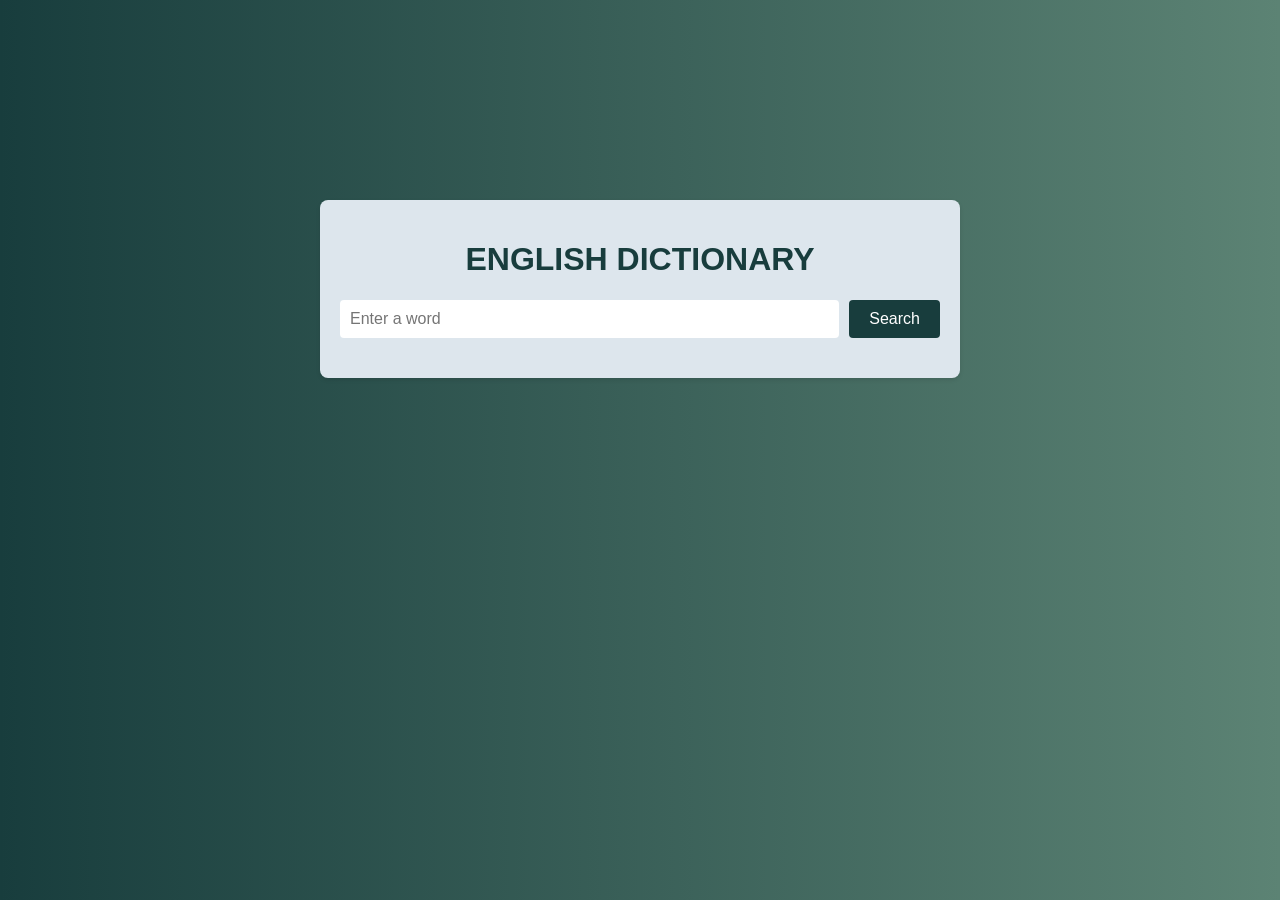
<file: Dictionary_App/index.html>
<!DOCTYPE html>
<html lang="en">
<head>
    <meta charset="UTF-8">
    <meta name="viewport" content="width=device-width, initial-scale=1.0">
    <title>Dictionary Application</title>
    <link rel="stylesheet" href="style.css">
    <link href='https://unpkg.com/boxicons@2.1.4/css/boxicons.min.css' rel='stylesheet'>
</head>
<body>
    <div class="container">
        <header>
            <h1>ENGLISH DICTIONARY</h1>
        </header>
        <div class="search-container">
            <input type="text" id="searchInput" placeholder="Enter a word">
            <button id="searchButton">Search</button>
        </div>
        <div class="resultContainer" id="result-container">
            <h2 id="wordTitle">Content</h2>
            <div id="wordDescription">Content</div>
            <div id="audioContainer">
             <button id="audioButton"><i class='bx bx-volume-full'></i></button>
            </div>
        </div>
    </div>
    <script src="script.js"></script>
</body>
</html>
</file>
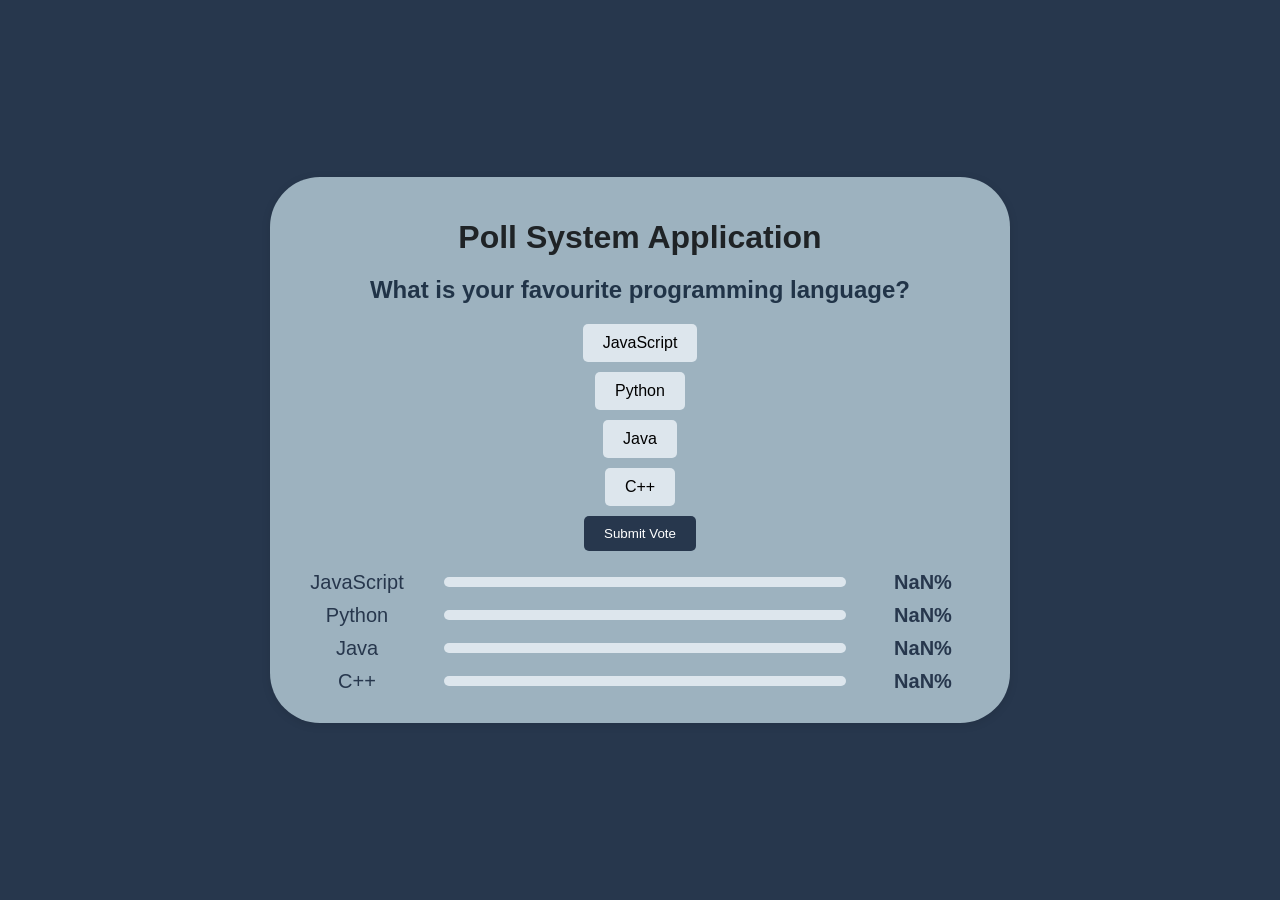
<file: PollSystem_App/index.html>
<!DOCTYPE html>
<html lang="en">
<head>
    <meta charset="UTF-8">
    <meta name="viewport" content="width=device-width, initial-scale=1.0">
    <title>Poll System Application</title>
    <link rel="stylesheet" href="style.css">  
</head>
<body>
    <div class="container">
        <h1>Poll System Application</h1>
        <div class="poll">
            <h2>What is your favourite programming language?</h2>
            <div class="options">
                <div class="option">
                    <input type="radio" id="option1" name="poll" value="option1">
                    <label for="option1"> JavaScript</label><br>
                </div>
                <div class="option">
                    <input type="radio" id="option2" name="poll" value="option2">
                    <label for="option2">Python</label><br>
                </div>
                <div class="option">
                    <input type="radio" id="option3" name="poll" value="option3">
                    <label for="option3"> Java</label><br>
                </div>
                <div class="option">
                    <input type="radio" id="option4" name="poll" value="option4">
                    <label for="option4"> C++</label><br>
                </div>                
            </div>
            <button onclick="submitVote()">Submit Vote</button>
            <div id="result"></div>
        </div>
    </div>

    <script src="script.js"></script>
</body>
</html>
</file>
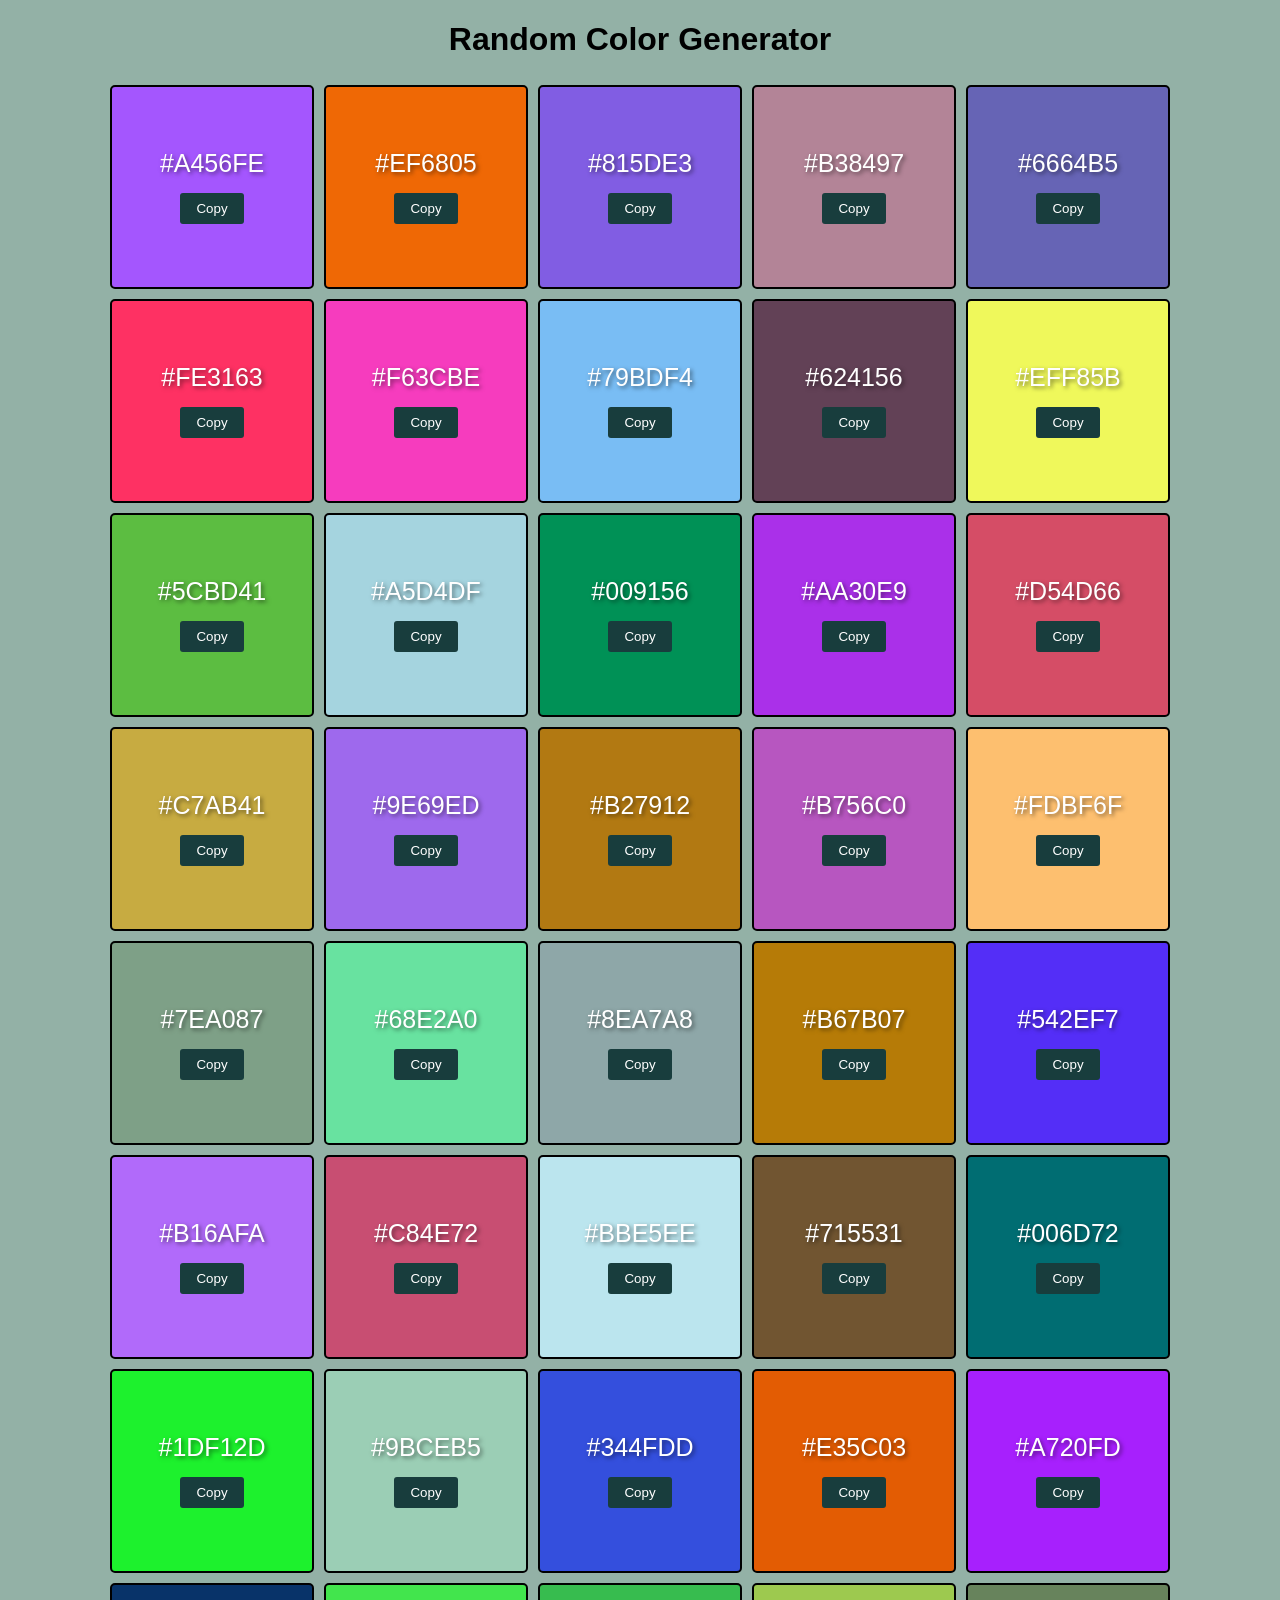
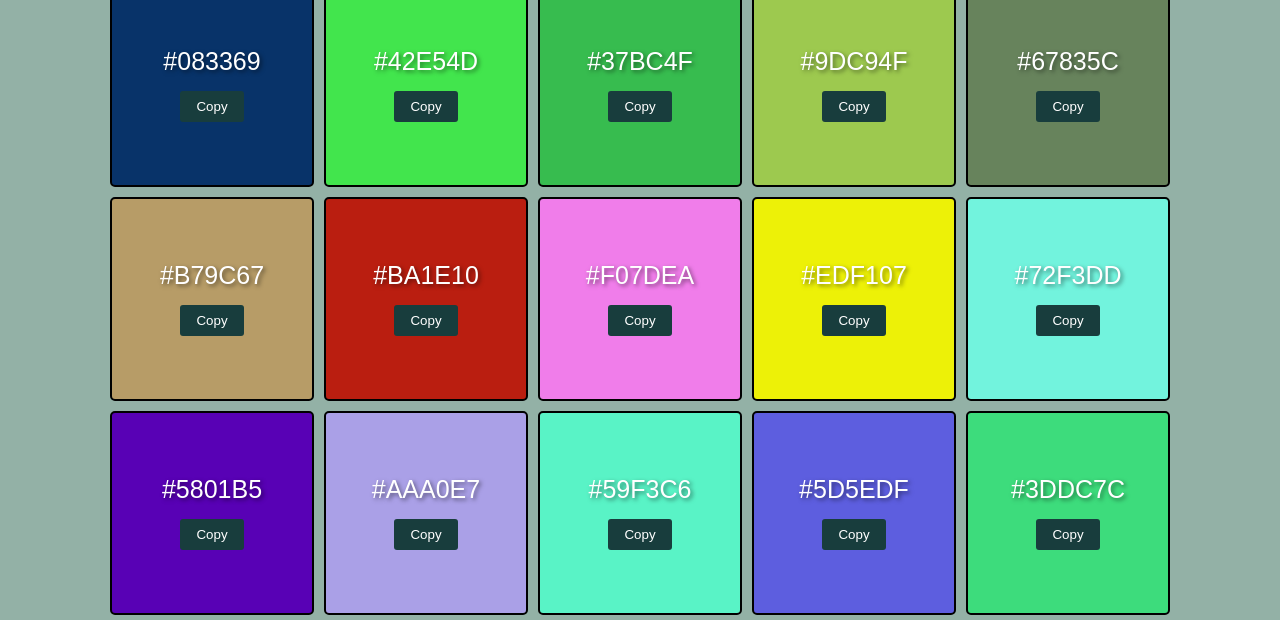
<file: Random_Color_Generator/index.html>
<!DOCTYPE html>
<html lang="en">
<head>
    <meta charset="UTF-8">
    <meta name="viewport" content="width=device-width, initial-scale=1.0">
    <title>Random Color Generator</title>
    <link rel="stylesheet" href="style.css">
</head>
<body>
     <h1>Random Color Generator</h1>  
        <div class="container">
            <!-- <div class="color-container">
                    <span>#45dFFF</span>
                    <button>Copy</button>
            </div> -->
        </div>

    <script src="script.js"></script>
</body>
</html>
</file>
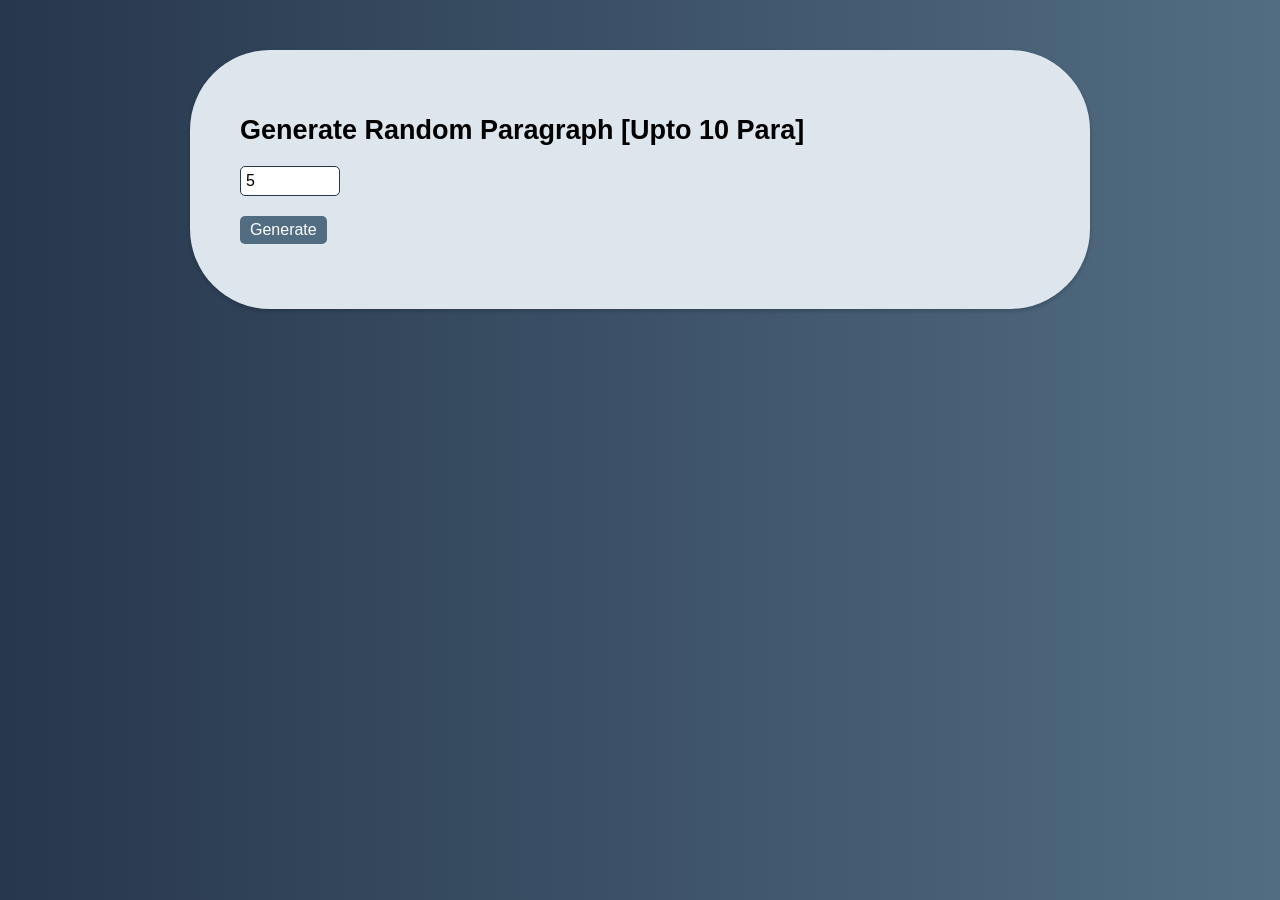
<file: Random_Paragraph_Generator/index.html>
<!DOCTYPE html>
<html lang="en">
<head>
    <meta charset="UTF-8">
    <meta http-equiv="X-UA-Compatible" content="IE=edge">
    <meta name="viewport" content="width=device-width, initial-scale=1.0">
    <title>Random Paragraph Generator</title>
    <link rel="stylesheet" href="style.css">
</head>
<body>

    <div class="card">
        <div class="row">
            <div>
                <label for="items">Generate Random Paragraph [Upto 10 Para]</label>
            </div>

            <div>
                <input type="number" value="5" id="items">
            </div>
            <div>
                <button onclick="generate()">Generate</button>
            </div>
        </div>
        <div class="row" id="data"></div>
    </div>
<script src="script.js"></script>   
</body>
</html>
</file>
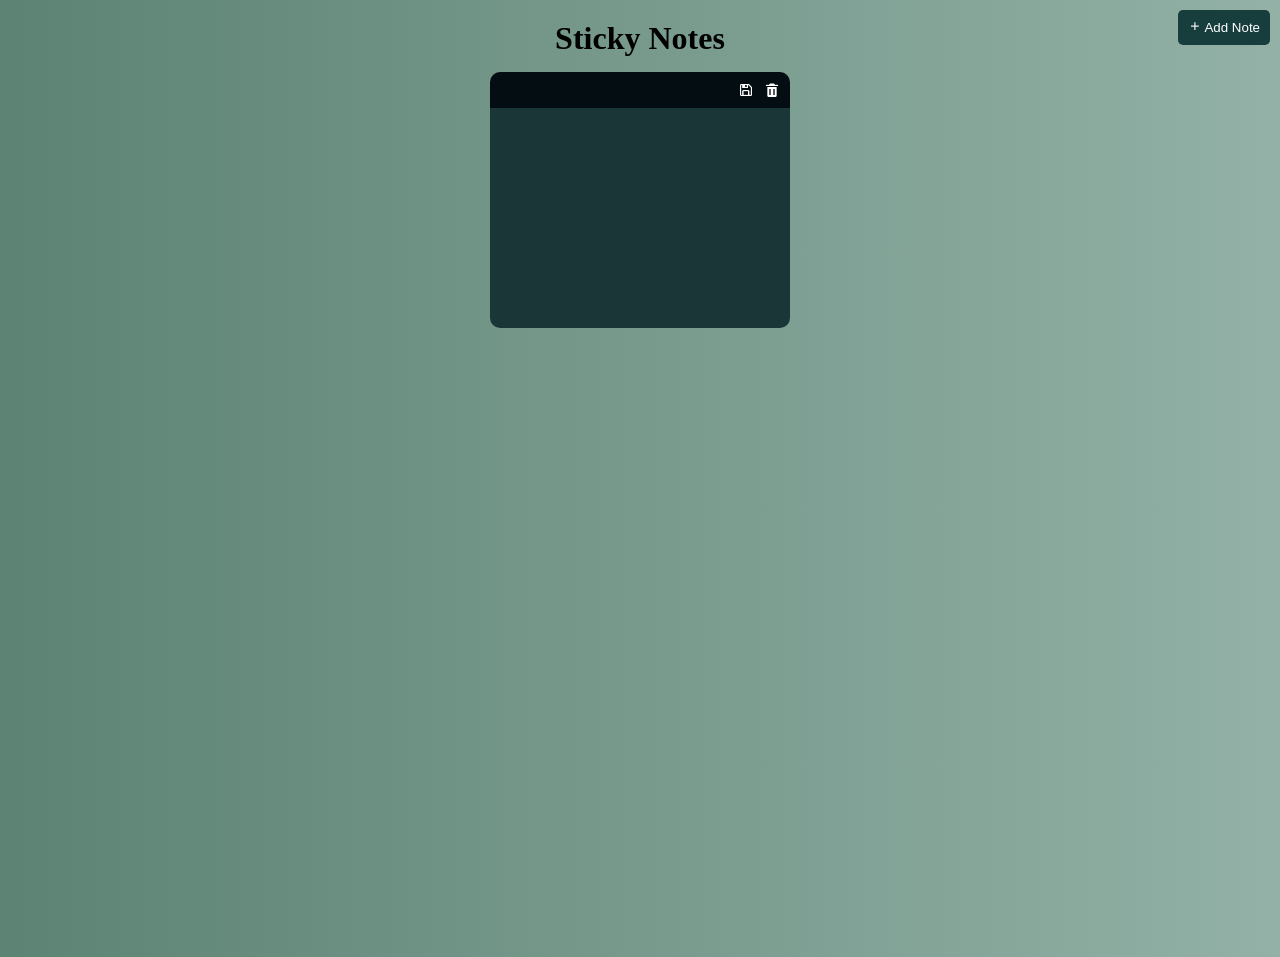
<file: Sticky_notes/index.html>
<!DOCTYPE html>
<html lang="en">
<head>
    <meta charset="UTF-8">
    <meta http-equiv="X-UA-Compatible" content="IE=edge">
    <meta name="viewport" content="width=device-width, initial-scale=1.0">
    <title>Notes Taking Application</title>
    <link href='https://unpkg.com/boxicons@2.1.4/css/boxicons.min.css' rel='stylesheet'>
    <link rel="stylesheet" href="style.css">
</head>
<body>
    <div class="header">
        <h1>Sticky Notes</h1>
    </div>
    <button id="addBtn">
        <i class='bx bx-plus' ></i>
        Add Note
    </button>
    <div id="main">
        <!-- <div class="note">
                <div class="tool">
                    <i class='save bx bx-save' ></i>
                    <i class='trash bx bxs-trash'></i>
                </div>
                <textarea></textarea>
              </div> -->
    </div>
    <script src="script.js"></script>
</body>
</html>
</file>
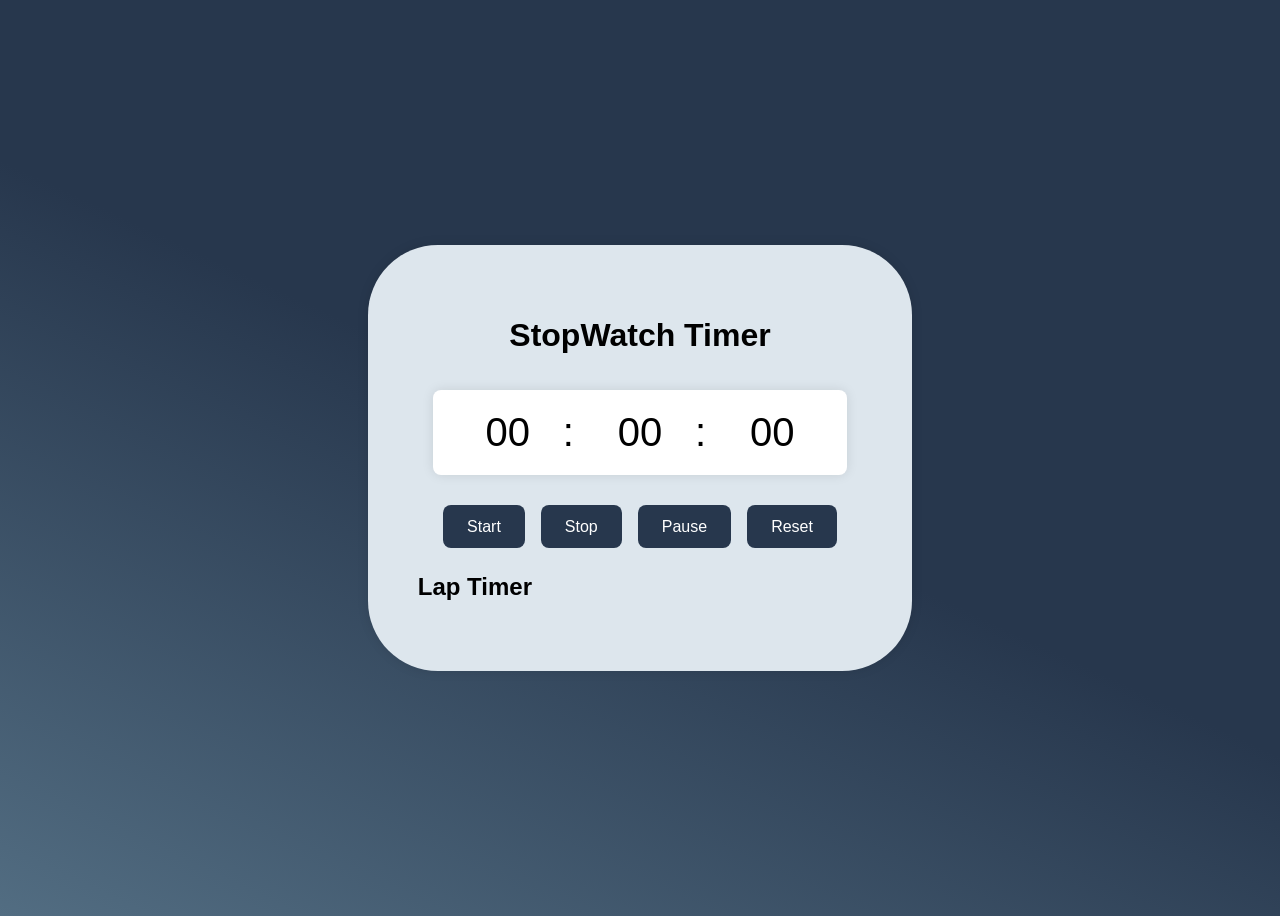
<file: StopWatch_Timer/index.html>
<!DOCTYPE html>
<html lang="en">
<head>
    <meta charset="UTF-8">
    <meta name="viewport" content="width=device-width, initial-scale=1.0">
    <title>StopWatch Timer Application</title>
    <link rel="stylesheet" href="style.css">
</head>
<body>
    <div class="container">
        <h1 class="titile">StopWatch Timer</h1>
        <div class="timer">
            <span id="minutes">00</span>:
            <span id="seconds">00</span>:
            <span id="milliseconds">00</span>
        </div>
        <div class="controls">
            <button id="startbtn">Start</button>
            <button id="stopbtn">Stop</button>
            <button id="pausebtn">Pause</button>
            <button id="resetbtn">Reset</button>
        </div>
        <div class="laps">
            <h2 class="lap-title">Lap Timer</h2>
            <ul id="laplist"></ul>
        </div>
    </div>

    <script src="script.js"></script>
</body>
</html>
</file>
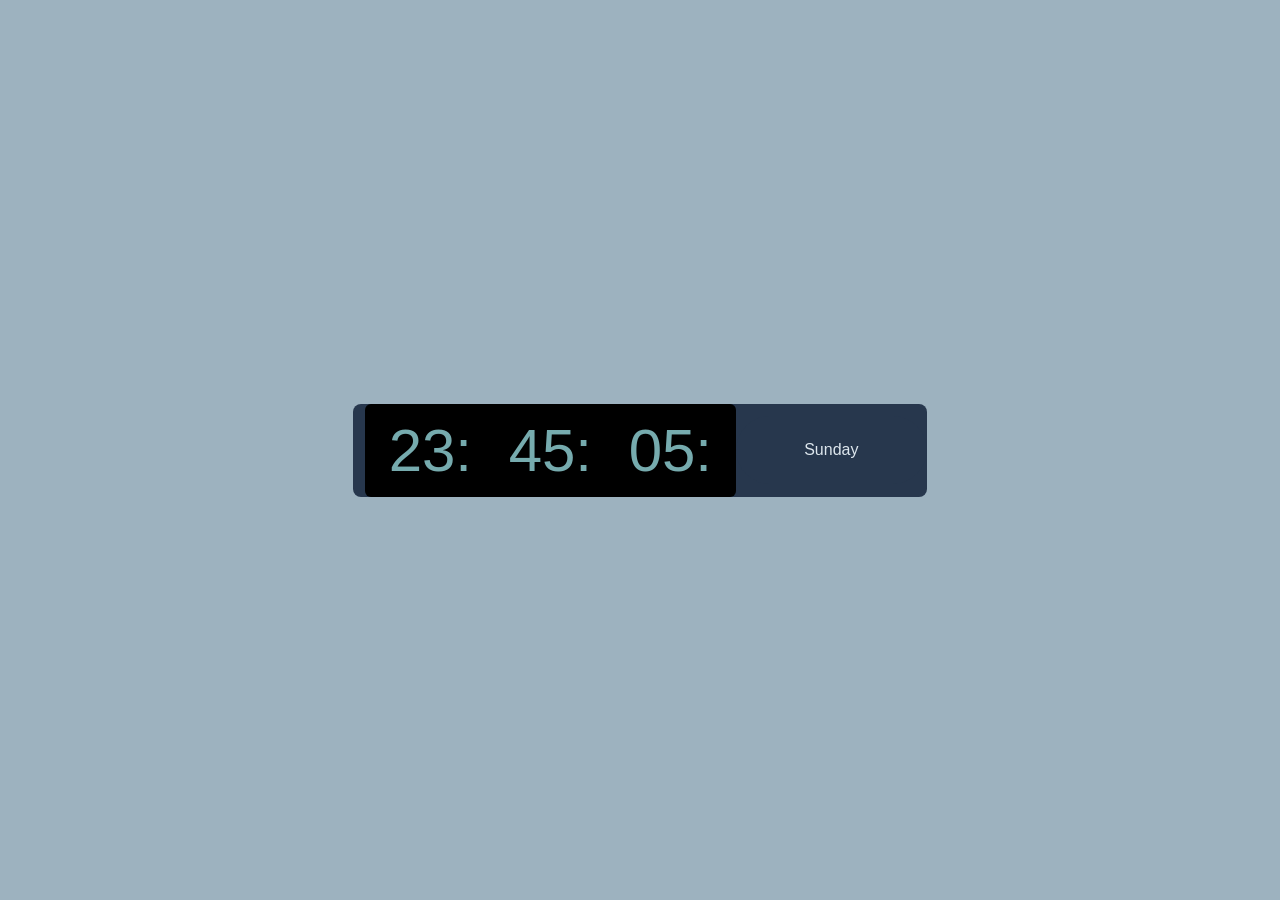
<file: Time_and_Date_Widget/index.html>
<!DOCTYPE html>
<html lang="en">
<head>
    <meta charset="UTF-8">
    <meta name="viewport" content="width=device-width, initial-scale=1.0">
    <title>Time and Date Widget</title>
    <link rel="stylesheet" href="style.css">
</head>
<body>
    
    <div class="container">
        <div class="clock-container">
            <span class="hours">23:</span>
            <span class="minutes">45:</span>
            <span class="seconds">05:</span>
        </div>
        <div class="date-container">Sunday</div>
    </div>
    <script src="script.js"></script>
</body>
</html>
</file>
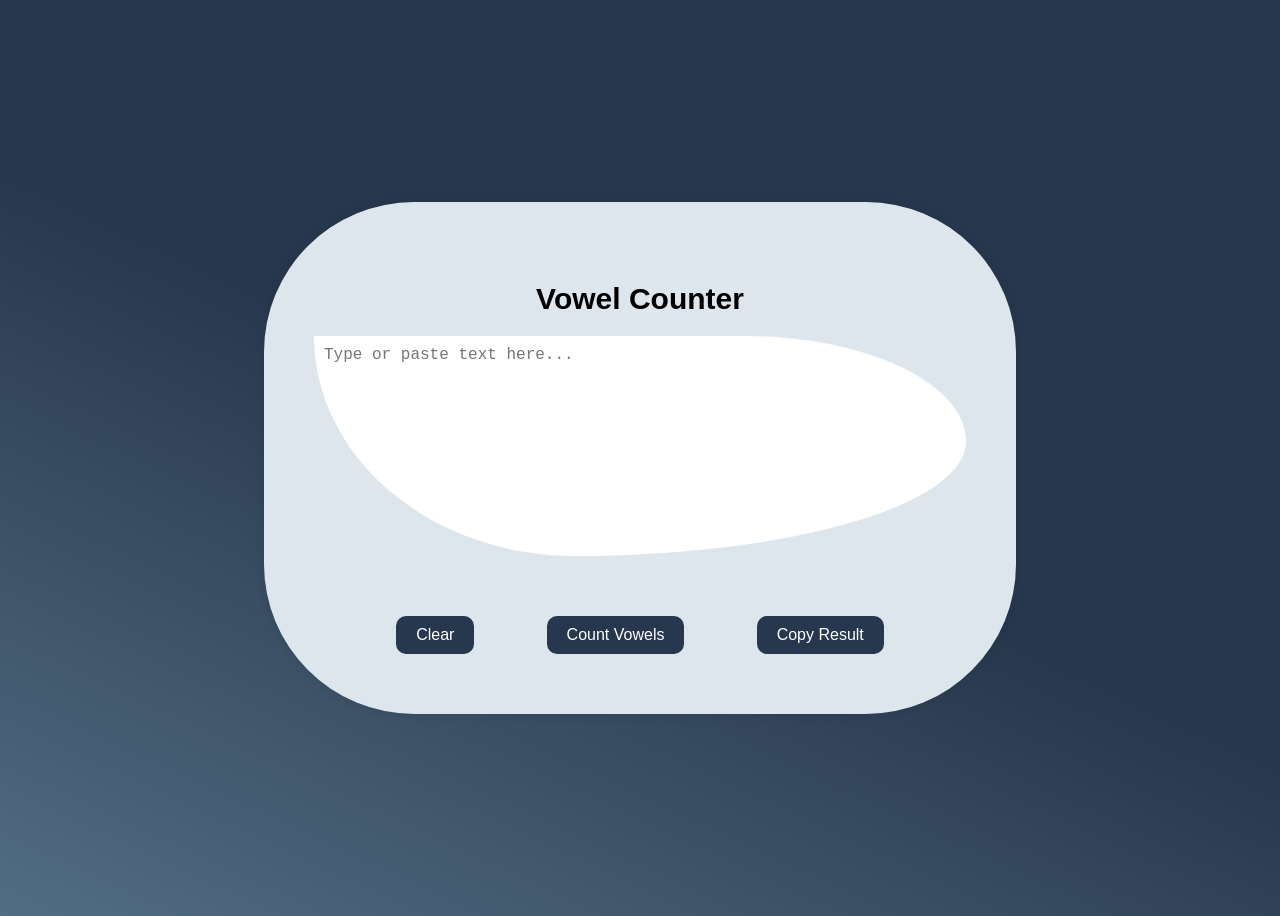
<file: Vowel_Counter_App/index.html>
<!DOCTYPE html>
<html lang="en">
<head>
    <meta charset="UTF-8">
    <meta name="viewport" content="width=device-width, initial-scale=1.0">
    <title>Vowel Counter Application</title>
    <link rel="stylesheet" href="style.css">
</head>
<body>
    <div class="container">
        <h1 class="title">Vowel Counter</h1>
        <textarea id="inputText" placeholder="Type or paste text here..."></textarea>
        <div id="result"></div>
        <div class="controls">
            <button id="clearBtn">Clear</button>
            <button id="countBtn">Count Vowels</button>
            <button id="copyBtn">Copy Result</button>
        </div>

        <script src="script.js"></script>
</body>
</html>
</file>
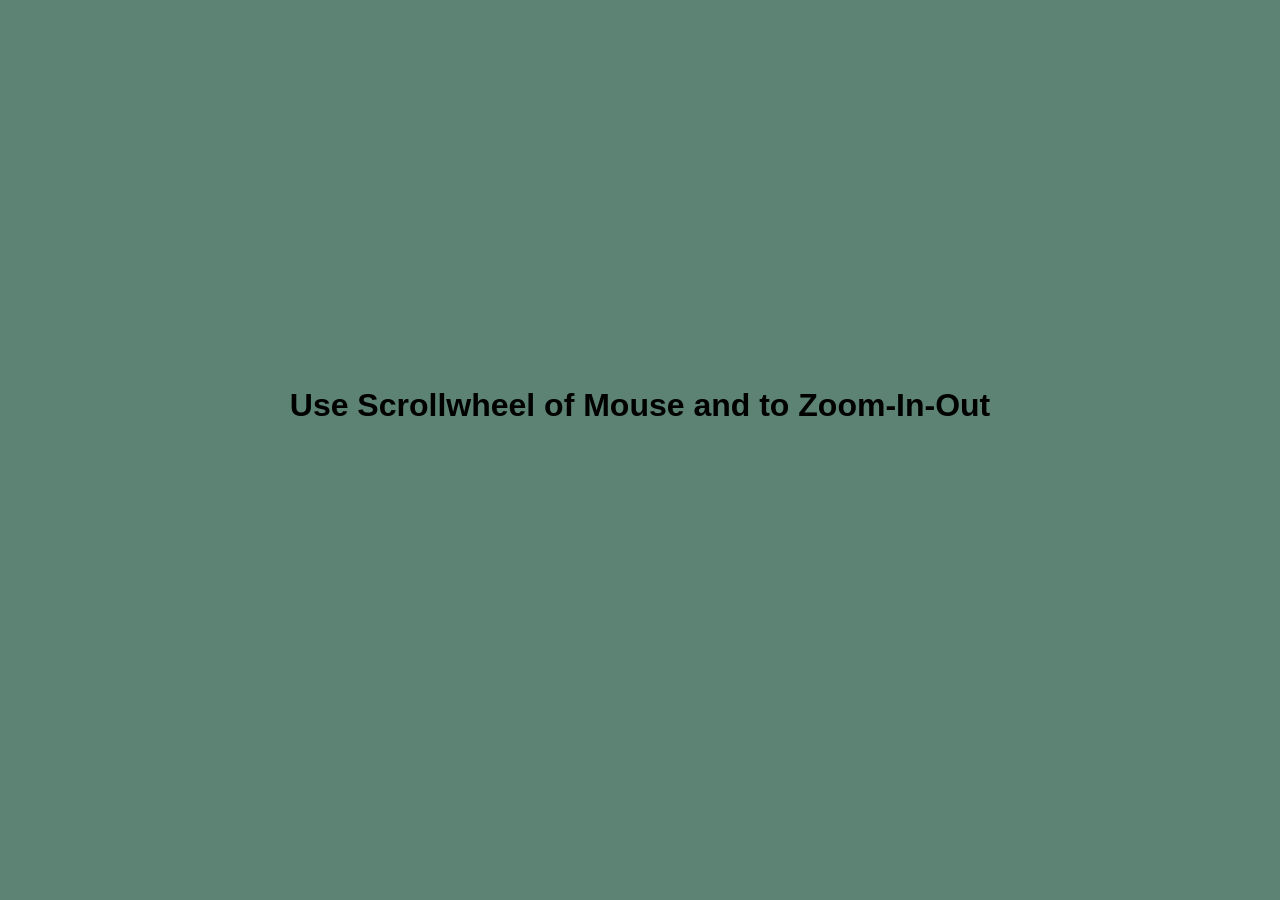
<file: Zoom_in_out_App/index.html>
<!DOCTYPE html>
<html lang="en">
<head>
    <meta charset="UTF-8">
    <meta name="viewport" content="width=device-width, initial-scale=1.0">
    <title>Scrollwheel of Mouse</title>
    <link rel="stylesheet" href="style.css">
</head>
<body>
    <div class="container">
        <h1>Use Scrollwheel of Mouse and to Zoom-In-Out</h1>
    </div>
    <script src="script.js"></script>
</body>
</html>
</file>
<file: Dictionary_App/style.css>
body{
    margin: 0;
    padding: 0;
    background: linear-gradient(to right, #183D3D,#5C8374);
    font-family: Arial, sans-serif;
}

.container{
    max-width: 600px;
    margin: 200px auto;
    padding: 20px;
    background-color: #DDE6ED;
    border-radius: 8px;
    box-shadow: 0 2px 4px rgba(0, 0, 0, 0.1);
    animation: fadeIn 1s ease;
}

@keyframes fadeIn {
    0%{
        opacity: 0;
        transform: translateY(-20px);
    }

    100%{
        opacity: 1;
        transform: translateY(0);
    }
}

header{
    text-align: center;
    margin-bottom: 20px;
}

h1{
    color: #183D3D;
}

.search-container{
    display: flex;
    align-items: center;
    margin-bottom: 20px;
}

input[type="text"]{
    flex: 1;
    padding: 10px;
    font-size: 16px;
    border-radius: 4px;
    border: none;
}

button{
    padding: 10px 20px;
    font-size: 16px;
    background-color: #183D3D;
    border: none;
    color: #fff;
    border-radius: 4px;
    margin-left: 10px;
    cursor: pointer;
    transition: background-color 0.3s ease;
}

button:hover{
    background-color: #040D12;
    color: #fff;
}

.resultContainer{
    display: none;
    background-color: #fff;
    padding: 20px;
    border-radius: 4px;
    box-shadow: 0 3px 6px rgba(0, 0, 0, 0.1);
    animation: slideIn 0.5s ease;
}

@keyframes slideIn {
    0%{
        opacity: 0;
        transform: translateY(-10px);
    }

    100%{
        opacity: 1;
        transform: translateY(0);
    }
}

h2{
    color: #333;
}

#wordDescription{
    margin-top: 10px;
}

ul{
    list-style: none;
    padding: 0;
}

li{
    margin-bottom: 10px;
}

strong{
    font-weight: bold;
}

#audioContainer{
    text-align: center;
    margin-top: 20px;
}

#audioButton{
    padding: 8px;
    font-size: 24px;
    background-color: #183D3D;
    color: #fff;
    border: none;
    border-radius: 50%;
    cursor: pointer;
    transition: background-color 0.3s ease;
}

#audioButton:hover{
    background-color: #040D12;
    color: #fff;

}
</file>
<file: PollSystem_App/style.css>
body{
    background-color: #27374D;
    font-family: Arial, sans-serif;
    margin: 0;
    padding: 0;
    display: flex;
    justify-content: center;
    align-items: center;
    height: 100vh;
}

.container{
    background-color: #9DB2BF;
    border-radius: 50px;
    box-shadow: 0 2px 10px rgba(0, 0, 0, 0.1);
    padding: 20px;
    width: 700px;
    text-align: center;
    animation: cardAnimation 1s ease-in-out;
}

@keyframes cardAnimation {
    0% { 
        transform: scale(0); 
        opacity: 0; 
    }
    100% { 
        transform: scale(1); 
        opacity: 1;
    }
    
}

h1{
    color: black;
    font-size: 32px;
    margin-bottom: 20px;
    opacity: 0.8;
}

.poll{
    margin-top: 20px;
}

h2{
    color: #213448;
    font-size: 24px;
    margin-bottom: 20px;
}

.options{
    display: flex;
    flex-direction: column;
    align-items: center;
}

.option{
    margin-bottom: 10px;
    color: black;
}

input[type="radio"]{
    display: none;
}

label{
    display: inline-block;
    background-color: #DDE6ED;
    padding: 10px 20px;
    border-radius: 5px;
    cursor: pointer;
    transition: background-color 0.3s ease;
}

.option:hover{
    background-color: #27374D;
}

.option input[type="radio"]:checked + label{
    background-color: #27374D;
    color: #fff;
}

button{
    background-color: #27374D;
    color: #fff;
    border: none;
    padding: 10px 20px;
    border-radius: 5px;
    cursor: pointer;
    transition: background-color 0.3s ease;
}
button:hover{
    background-color: #526D82;
}

#result{
    margin-top: 20px;
    font-size: 20px;
    color: #27374D;
    display: flex;
    flex-direction: column;
    align-items: center;
}

.option-result{
    display: flex;
    align-items: center;
    margin-bottom: 10px;
    width: 100%;
}

.option-text{
    flex: 1;
}

.bar-container{
    flex: 3;
    background-color: #DDE6ED;
    height: 10px;
    margin-left: 20px;
    border-radius: 5px;
    overflow: hidden;
}

.bar{
    height: 100%;
    background-color: #27374D;
    width: 0;
    transition: width 0.5s ease-in-out;
}

.percentage{
    flex: 1;
    margin-left: 10px;
    font-weight: bold;
    color: #27374D;
}
</file>
<file: Random_Color_Generator/style.css>
body{
    margin: 0;
    padding: 0;
    font-family: 'Segoe UI', Tahoma, Geneva, Verdana, sans-serif;
    background-color: #93B1A6;
}

h1{
    text-align: center;
}

.container{
    display: flex;
    flex-wrap: wrap;
    justify-content: center;
}

.color-container{
    background-color: #183D3D;
    width: 200px;
    height: 200px;
    color: #fff;
    margin: 5px;
    display: flex;
    flex-direction: column;
    justify-content: center;
    align-items: center;
    font-size: 25px;
    text-shadow: 2px 2px 4px rgba(0, 0, 0,0.5);
    border: solid black 2px;
    border-radius: 5px;
}

button{
    background-color: #183D3D;
    color: #fff;
    border: none;
    border-radius: 3px;
    padding: 8px 16px;
    margin-top: 15px;
    transition: background-color 0.3s;
    cursor: pointer;
}

button:hover{
    background-color: #5C8374;
}
</file>
<file: Random_Paragraph_Generator/style.css>
*{
    padding: 0;
    margin: 0;
    box-sizing: border-box;
    font-family:Arial, Helvetica, sans-serif;
}

body{
    background: linear-gradient(to right, #27374D,#526D82);
}

label{
    font-weight: 600;
    font-size: 27px;
}

.card{
    max-width: 900px;
    background-color: #DDE6ED;
    margin: auto;
    margin-top: 50px;
    margin-bottom: 50px;
    box-shadow: 0px 2px 4px rgba(0, 0, 0, 0.2);
    padding: 40px;
    border-radius: 80px;
}

.row{
    margin-top: 15px;
}

.row div{
    padding: 10px;
}

.row input{
    width: 100px;
    padding: 5px;
    border-radius: 5px;
    border: 1px solid #27374D;
    outline: none;
    font-size: 16px;
}

.row button{
    background-color: #526D82;
    padding: 5px 10px;
    border-radius: 5px;
    border: none;
    font-size: 16px;
    color: white;
    cursor: pointer;
    outline: none;
}

.row button:hover{
    background-color: #27374D;
}

.row button:active{
    background-color: #526D82;
}

.row button:focus{
    box-shadow: 0 0 5px #526D82;
}

.row p{
    margin-top: 10px;
    font-size: 16px;
    text-align: justify;
}

@media (max-width: 900px) {
    .card{
        padding: 35px;
        width: 90%;
    }
    .row input{
        width: 70%;
    }
    .row button{
        width: 70%;
    }
}

@media (max-width: 600px) {
    .card{
        padding: 35px;
        width: 80%;
    }
    .row input{
        width: 80%;
    }
    .row button{
        width: 80%;
    }
}

@media (max-width: 300px) {
    .card{
        padding: 25px;
        width: 90%;
    }
    .row input{
        width: 90%;
    }
    .row button{
        width: 90%;
    }
}
</file>
<file: Sticky_notes/style.css>
*{
    padding: 0;
    margin: 0;
    box-sizing: border-box;
}

body{
    background: linear-gradient(to left, #93B1A6, #5C8374);
}

.header{
    text-align: center;
    color: black;
    margin-top: 20px;
}

#main{
    min-height: 100vh;
    padding-bottom: 50px;
    display: flex;
    flex-wrap: wrap;
    justify-content: center;
    align-items: flex-start;
}

#addBtn{
    position: fixed;
    right: 10px;
    top: 10px;
    background-color: #183D3D;
    border: none;
    padding: 10px;
    color: white;
    outline: none;
    border-radius: 5px;
    cursor: pointer;
    transition: background-color 0.3s ease;
}

#addBtn:hover{
    background-color: #183D3D;
}

.note{
    background: transparent;
    margin: 15px;
    border-radius: 10px;
    overflow: hidden;
}

.tool{
    background-color: #040D12;
    color: white;
    padding: 5px;
    display: flex;
    justify-content: flex-end;
}

.tool i{
    padding: 5px;
    cursor: pointer;
    transition: color 0.3s ease;
}

.tool i:hover{
    color: #5C8374;
}

.note textarea{
    width: 300px;
    border: none;
    min-height: 220px;   
    resize: none;     
    padding: 10px;
    font-size: 16px;
    color: white;
    overflow: hidden;
    background-color: #1A3636;
    border-radius: 0px 0px 10px 10px;
    transition: background-color 0.3s ease;
}

.note textarea:hover{
    background-color: #244242;
}

.note textarea:focus{
    outline: none;
}
</file>
<file: StopWatch_Timer/style.css>
body{
    background: linear-gradient(25deg, #526D82, #27374D 50%);
    display: flex;
    justify-content: center;
    align-items: center;
    min-height: 100vh;
    font-family: sans-serif;
}

.container{
    background-color: #DDE6ED;
    border-radius: 70px;
    padding: 50px;
    box-shadow: 0 0 12px rgba(0, 0, 0, 0.1);
    display: flex;
    flex-direction: column;
    align-items: center;
}

.title{
    font-size: 30px;
}

.stopwatch{
    display: flex;
    flex-direction: column;
    align-items: center;
    gap: 20px;
}

.timer{
    font-size: 40px;
    background-color: #ffffff;
    padding: 20px;
    margin: 15px;
    border-radius: 8px;
    box-shadow: 0 0 12px rgba(0, 0, 0, 0.1);
    animation: pulse 1.5s infinite alternate;
}

@keyframes pulse {
    from{
        transform: scale(1);
    }
    to{
        transform: scale(1.05);
    }
}

.timer span{
    width: 110px;
    display: inline-block;
    text-align: center;
}

.controls{
    display: flex;
    gap: 1rem;
    margin-top: 15px;
    margin-bottom: 5px;
}

button{
    padding: 0.775rem 1.5rem;
    font-size: 1rem;
    background-color: #27374D;
    color: #ffffff;
    border: none;
    border-radius: 8px;
    cursor: pointer;
    transition: background-color 0.3s ease-in-out;
}

button:hover{
    background-color: #526D82;

}

.lap-title{
    font-size: 1.5rem;
}

.laps{
    width: 100%;
}

ul{
    list-style-type: none;
    padding: 0;
    margin: 0;
    overflow-y: auto;
    max-height: 200px;
    background-color: #ffffff;
    border-radius: 8px;
    box-shadow: 0 0 12px rgba(0, 0, 0, 0.1);
}

li{
    padding: 1rem;
    border-bottom: 1px solid #DDE6ED;
}

li:last-child{
    border-bottom: none;
}

li span{
    font-weight: 700;
}
</file>
<file: Time_and_Date_Widget/style.css>
*{
    margin: 0;
    padding: 0;
    box-sizing: border-box;
    font-family: sans-serif;
}

body{
    background-color: #9DB2BF;
    display: flex;
    justify-content: center;
    align-items: center;
    height: 100vh;
}

.container{
    width: 35.87em;
    display: grid;
    align-items: center;
    grid-template-columns: 8fr 4fr;
    background-color: #27374D; 
    border-radius: 0.5em;
    animation: neon-glow 1.5s ease-in-out infinite alternate;
}

.clock-container{
    background-color: black;
    color: #fff;
    text-align: center;
    font-size: 3.75em;
    margin-left: 0.2em;
    border-radius: 0.1em;
    padding: 0.2em 0;
    display: flex;
    justify-content: center;
    align-items: center;
}

.clock-container span{
    width: 120px;
    display: inline-block;
    text-align: center;
}

.hours{
    color: #76ABAE;
}

.minutes{
    color: #76ABAE;
}

.seconds{
    color: #76ABAE;
}

@keyframes neon-glow{
    0%{
        box-shadow: 0 0 5px #ffffff, 0 0 20px #ffffff;
    }
    100%{
        box-shadow: 0 0 20px #ffffff, 0 0 40px #ffffff;
    }
}


.date-container{
    padding: 25px;
    background-color: #27374D;
    color: #DDE6ED;
    text-align: center;
    border-radius: 50px;
}

.date-container span{
    font-size: 2.5em;
}
</file>
<file: Vowel_Counter_App/style.css>
body{
    background: linear-gradient(25deg, #526D82, #27374D 50%);
    display: flex;
    justify-content: center;
    align-items: center;
    min-height: 100vh;
    font-family: sans-serif;
}

.container{
    background-color: #DDE6ED;
    border-radius: 150px;
    width: 50%;
    padding: 60px;
    padding-bottom: 60px;
    box-shadow: 0 0 12px rgba(0, 0, 0, 0.1);
    display: flex;
    flex-direction: column;
    align-items: center;
}

.title{
    font-size: 30px;
}

textarea{
    width: 100%;
    height: 200px;
    border-radius: 66% 34% 60% 40% / 0% 48% 52% 100% ;
    border: none;
    padding: 10px;
    font-size: 16px;
    resize: none;
}

button{
    background-color: #27374D;
    color: white;
    border: none;
    padding: 10px 20px;
    border-radius: 10px;
    font-size: 16px;
    cursor: pointer;
    margin-top: 20px;
}
button:hover{
    background-color: #526D82;
}

#result{
    margin-top: 20px;
    font-size: 17px;
    color: #27374D;
    font-weight: bold;
    text-align: center;
    width: 100%;
    padding: 0px;
}

.controls{
    display: flex;
    justify-content: space-evenly;
    width: 100%;
    margin-top: 20px;
}

@media (max-width: 768px) {
    .container {
        width: 80%;
        padding: 40px;
    }
    .title {
        font-size: 24px;
    }
    textarea {
        height: 150px;
        font-size: 14px;
    }
    button {
        padding: 8px 16px;
        font-size: 14px;
    }
    .result {
        font-size: 18px;
    }
}
@media (max-width: 480px) {
    .container {
        padding: 20px;
    }
    .title {
        font-size: 20px;
    }
    textarea {
        height: 120px;
        font-size: 12px;
    }
    button {
        padding: 6px 12px;
        font-size: 12px;
    }
    .result {
        font-size: 16px;
    }
}
@media (max-width: 320px) {
    .container {
        padding: 10px;
    }
    .title {
        font-size: 18px;
    }
    textarea {
        height: 100px;
        font-size: 10px;
    }
    button {
        padding: 4px 8px;
        font-size: 10px;
    }
    .result {
        font-size: 14px;
    }
}
</file>
<file: Zoom_in_out_App/style.css>
*{
    margin: 0;
    padding: 0;
    box-sizing: border-box;
}

body{
    display: flex;
    align-items: center;
    justify-content: center;
    min-height: 90vh;
    width: 100%;
    position: fixed;
    font-family: Arial, Helvetica, sans-serif;
    background-color: #5C8374;
    text-align: center;
}
</file>
